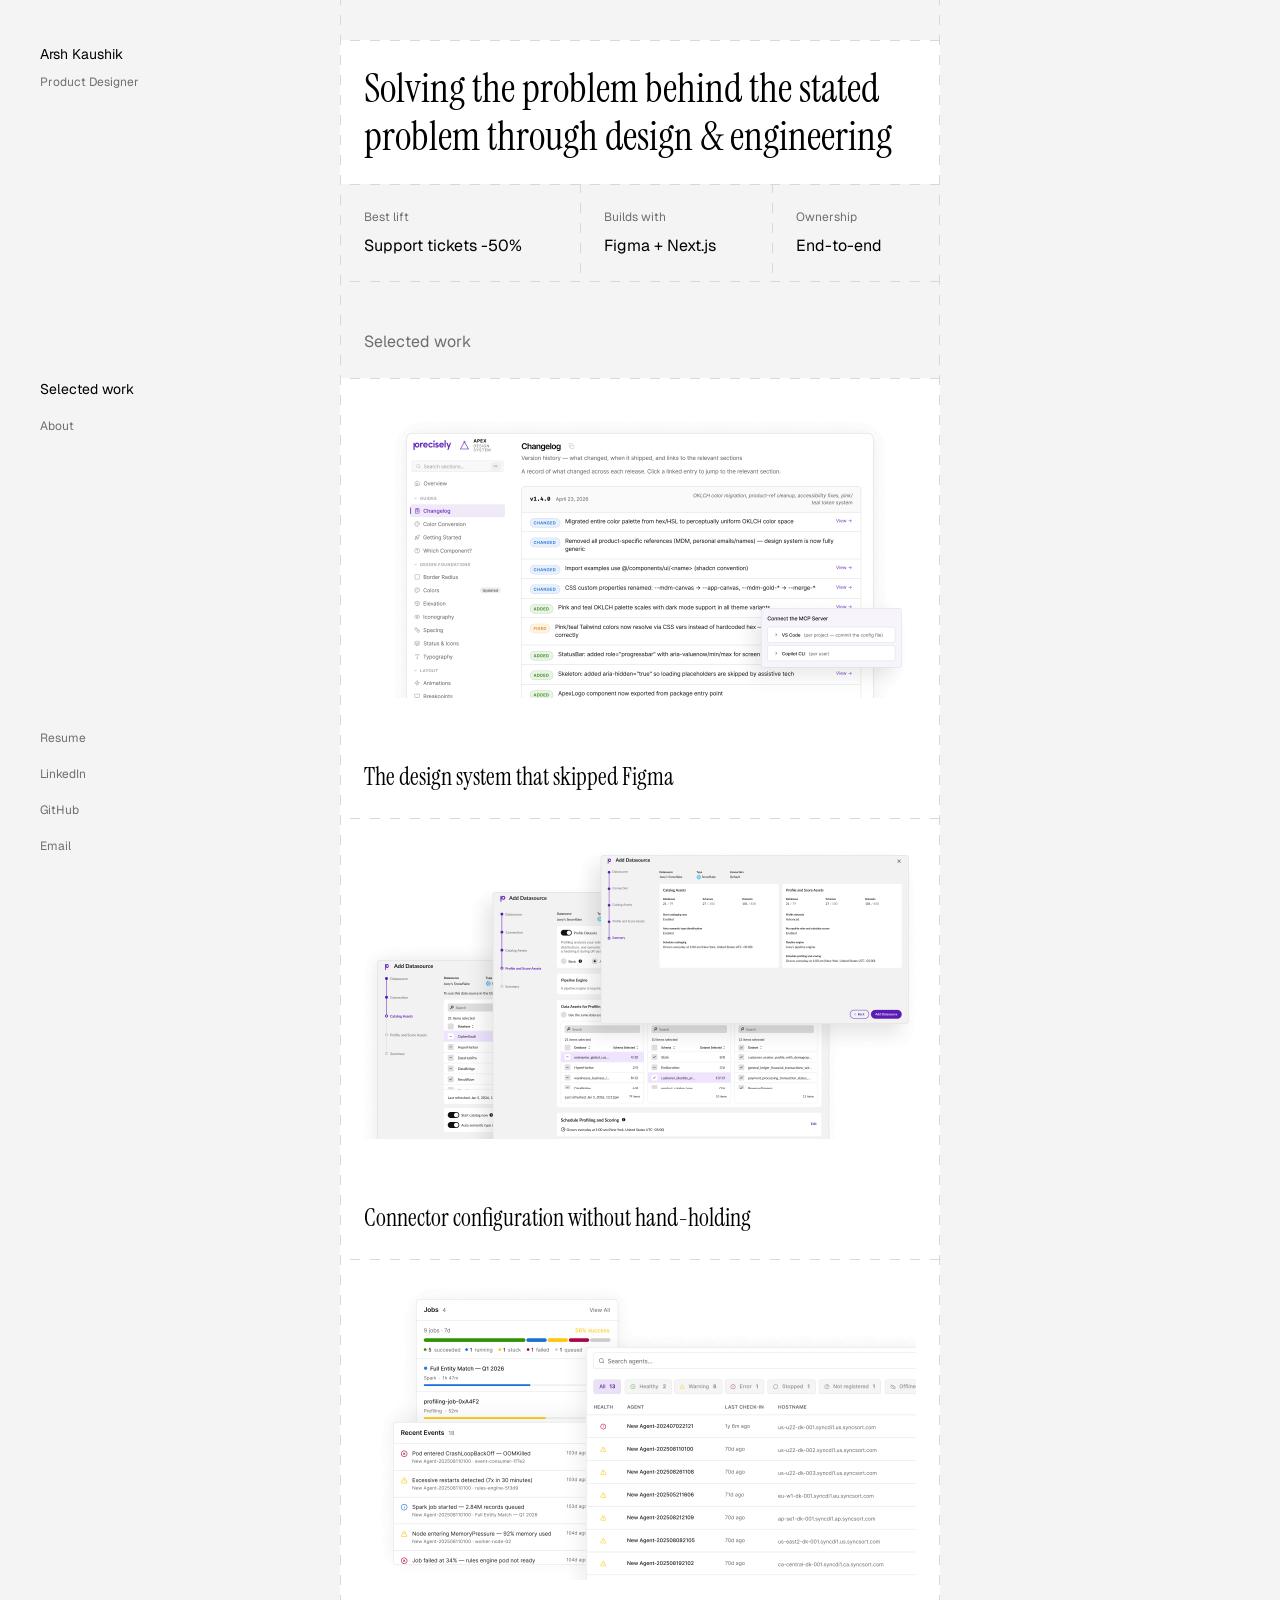
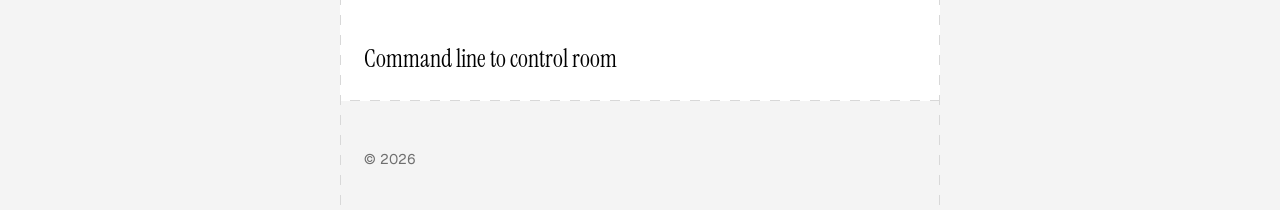
<file: index.html>
<!DOCTYPE html>
<html lang="en">

<head>
	<meta charset="UTF-8" />
	<meta name="viewport" content="width=device-width, initial-scale=1.0" />
	<title>Arsh Kaushik | Product Designer</title>
	<link rel="preconnect" href="https://fonts.googleapis.com" />
	<link rel="preconnect" href="https://fonts.gstatic.com" crossorigin />
	<link href="https://fonts.googleapis.com/css2?family=Geist:wght@400;500&family=Instrument+Serif&display=swap"
		rel="stylesheet" />
	<link rel="stylesheet" href="style.css" />
</head>

<body>
	<div class="layout">
		<!-- Sidebar -->
		<aside class="sidebar" id="sidebar">
			<div class="sidebar-header">
				<div class="identity">
					<p class="identity-name">Arsh Kaushik</p>
					<p class="identity-role">Product Designer</p>
				</div>

				<button class="pill-toggle" id="pillToggle" aria-label="Toggle navigation links" aria-expanded="false">
					<svg width="20" height="20" viewBox="0 0 24 24" fill="none" stroke="currentColor" stroke-width="2">
						<path d="M6 9l6 6 6-6" stroke-linecap="round" stroke-linejoin="round" />
					</svg>
				</button>
			</div>

			<div class="nav-panel" id="navPanel">
				<div class="nav-groups">
					<nav class="nav-links">
						<a href="index.html" class="current">Selected work</a>
						<a href="about.html">About</a>
					</nav>
					<nav class="nav-links" id="navLinks">
						<a href="https://drive.google.com/file/d/1xNfit0vVxvwP9IuHDVszUhwiyMJdn8wb/view?usp=sharing"
							target="_blank" rel="noopener">Resume</a>
						<a href="https://www.linkedin.com/in/arshkaushik21/" target="_blank" rel="noopener">LinkedIn</a>
						<a href="https://github.com/ArshKaushik" target="_blank" rel="noopener">GitHub</a>
						<a href="mailto:arshkaushik21@gmail.com" target="_blank" rel="noopener">Email</a>
					</nav>
				</div>
			</div>
		</aside>

		<main class="content">
			<!-- Hero -->
			<section class="hero">
				<div class="hero-heading-box">
					<h1 class="hero-tagline">Solving the problem behind the stated problem through design & engineering
					</h1>
				</div>

				<div class="hero-stats-box">
					<div class="stat">
						<p class="stat-label">Best lift</p>
						<p class="stat-value">Support tickets -50%</p>
					</div>
					<div class="stat">
						<p class="stat-label">Builds with</p>
						<p class="stat-value">Figma + Next.js</p>
					</div>
					<div class="stat">
						<p class="stat-label">Ownership</p>
						<p class="stat-value">End-to-end</p>
					</div>
				</div>
			</section>

			<!-- Case studies -->
			<section class="case-studies">
				<div class="case-studies-header">
					<h2>Selected work</h2>
				</div>
				<div class="case-study-grid" id="caseStudyGrid">
					<a class="case-study-card first" href="caseStudies/design-system.html">
						<div class="card-image-well">
							<img src="images/thumbnails/designSystem.webp" alt="The design system that skipped Figma" />
						</div>
						<div class="card-text">
							<h3 class="card-title">The design system that skipped Figma</h3>
							<p class="card-subtitle">A code-first design system built with agentic AI — no handoffs,
								governed by a custom MCP that keeps every team in sync. Design-to-ship time dropped 30%.
							</p>
						</div>
					</a>
					<a class="case-study-card" href="caseStudies/connector-config.html">
						<div class="card-image-well">
							<img src="images/thumbnails/connectorConfig.webp"
								alt="Connector configuration without hand-holding" />
						</div>
						<div class="card-text">
							<h3 class="card-title">Connector configuration without hand-holding</h3>
							<p class="card-subtitle">Research-led redesign of a five-step data-configuration flow —
								replacing jargon and dead ends with a path data stewards could follow alone. Support
								tickets fell 50%.</p>
						</div>
					</a>
					<a class="case-study-card" href="caseStudies/command-line.html">
						<div class="card-image-well">
							<img src="images/thumbnails/commandLine.webp" alt="Command line to control room" />
						</div>
						<div class="card-text">
							<h3 class="card-title">Command line to control room</h3>
							<p class="card-subtitle">Turned CLI-only agent management into one visual interface —
								upgrades, rollbacks, and health monitoring at a glance, with instant outage alerts.
								Human errors fell 80%.</p>
						</div>
					</a>
				</div>
			</section>

			<!-- Footer -->
			<footer class="footer">
				<p>&copy; 2026</p>
			</footer>
		</main>
	</div>

	<script src="script.js"></script>
</body>

</html>
</file>
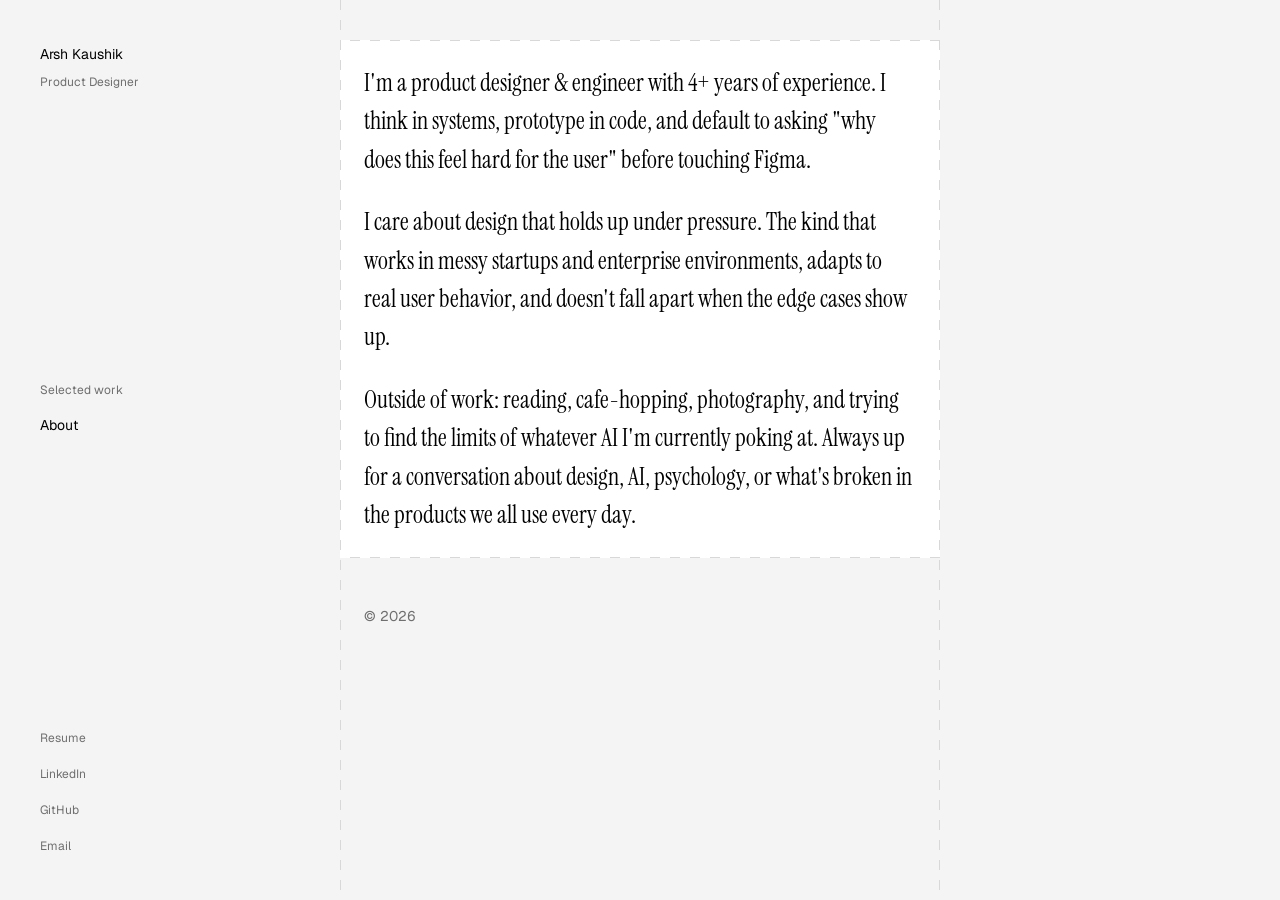
<file: about.html>
<!DOCTYPE html>
<html lang="en">

<head>
	<meta charset="UTF-8" />
	<meta name="viewport" content="width=device-width, initial-scale=1.0" />
	<title>About | Arsh Kaushik</title>
	<link rel="preconnect" href="https://fonts.googleapis.com" />
	<link rel="preconnect" href="https://fonts.gstatic.com" crossorigin />
	<link href="https://fonts.googleapis.com/css2?family=Geist:wght@400;500&family=Instrument+Serif&display=swap"
		rel="stylesheet" />
	<link rel="stylesheet" href="style.css" />
</head>

<body>
	<div class="layout">
		<!-- Sidebar -->
		<aside class="sidebar" id="sidebar">
			<div class="sidebar-header">
				<div class="identity">
					<p class="identity-name">Arsh Kaushik</p>
					<p class="identity-role">Product Designer</p>
				</div>

				<button class="pill-toggle" id="pillToggle" aria-label="Toggle navigation links" aria-expanded="false">
					<svg width="20" height="20" viewBox="0 0 24 24" fill="none" stroke="currentColor" stroke-width="2">
						<path d="M6 9l6 6 6-6" stroke-linecap="round" stroke-linejoin="round" />
					</svg>
				</button>
			</div>

			<div class="nav-panel" id="navPanel">
				<div class="nav-groups">
					<nav class="nav-links">
						<a href="index.html">Selected work</a>
						<a href="about.html" class="current">About</a>
					</nav>
					<nav class="nav-links" id="navLinks">
						<a href="https://drive.google.com/file/d/1xNfit0vVxvwP9IuHDVszUhwiyMJdn8wb/view?usp=sharing"
							target="_blank" rel="noopener">Resume</a>
						<a href="https://www.linkedin.com/in/arshkaushik21/" target="_blank" rel="noopener">LinkedIn</a>
						<a href="https://github.com/ArshKaushik" target="_blank" rel="noopener">GitHub</a>
						<a href="mailto:arshkaushik21@gmail.com" target="_blank" rel="noopener">Email</a>
					</nav>
				</div>
			</div>
		</aside>

		<main class="content">
			<!-- About -->
			<div class="about-card">
				<p class="about-text">I'm a product designer &amp; engineer with 4+ years of experience. I think in
					systems, prototype in code, and default to asking "why does this feel hard for the user" before
					touching Figma.</p>
				<p class="about-text">I care about design that holds up under pressure. The kind that works in messy
					startups and enterprise environments, adapts to real user behavior, and doesn't fall apart when the
					edge cases show up.</p>
				<p class="about-text">Outside of work: reading, cafe-hopping, photography, and trying to find the limits
					of whatever AI I'm currently poking at. Always up for a conversation about design, AI, psychology, or
					what's broken in the products we all use every day.</p>
			</div>

			<!-- Footer -->
			<footer class="footer">
				<p>&copy; 2026</p>
			</footer>
		</main>
	</div>

	<script src="script.js"></script>
</body>

</html>
</file>
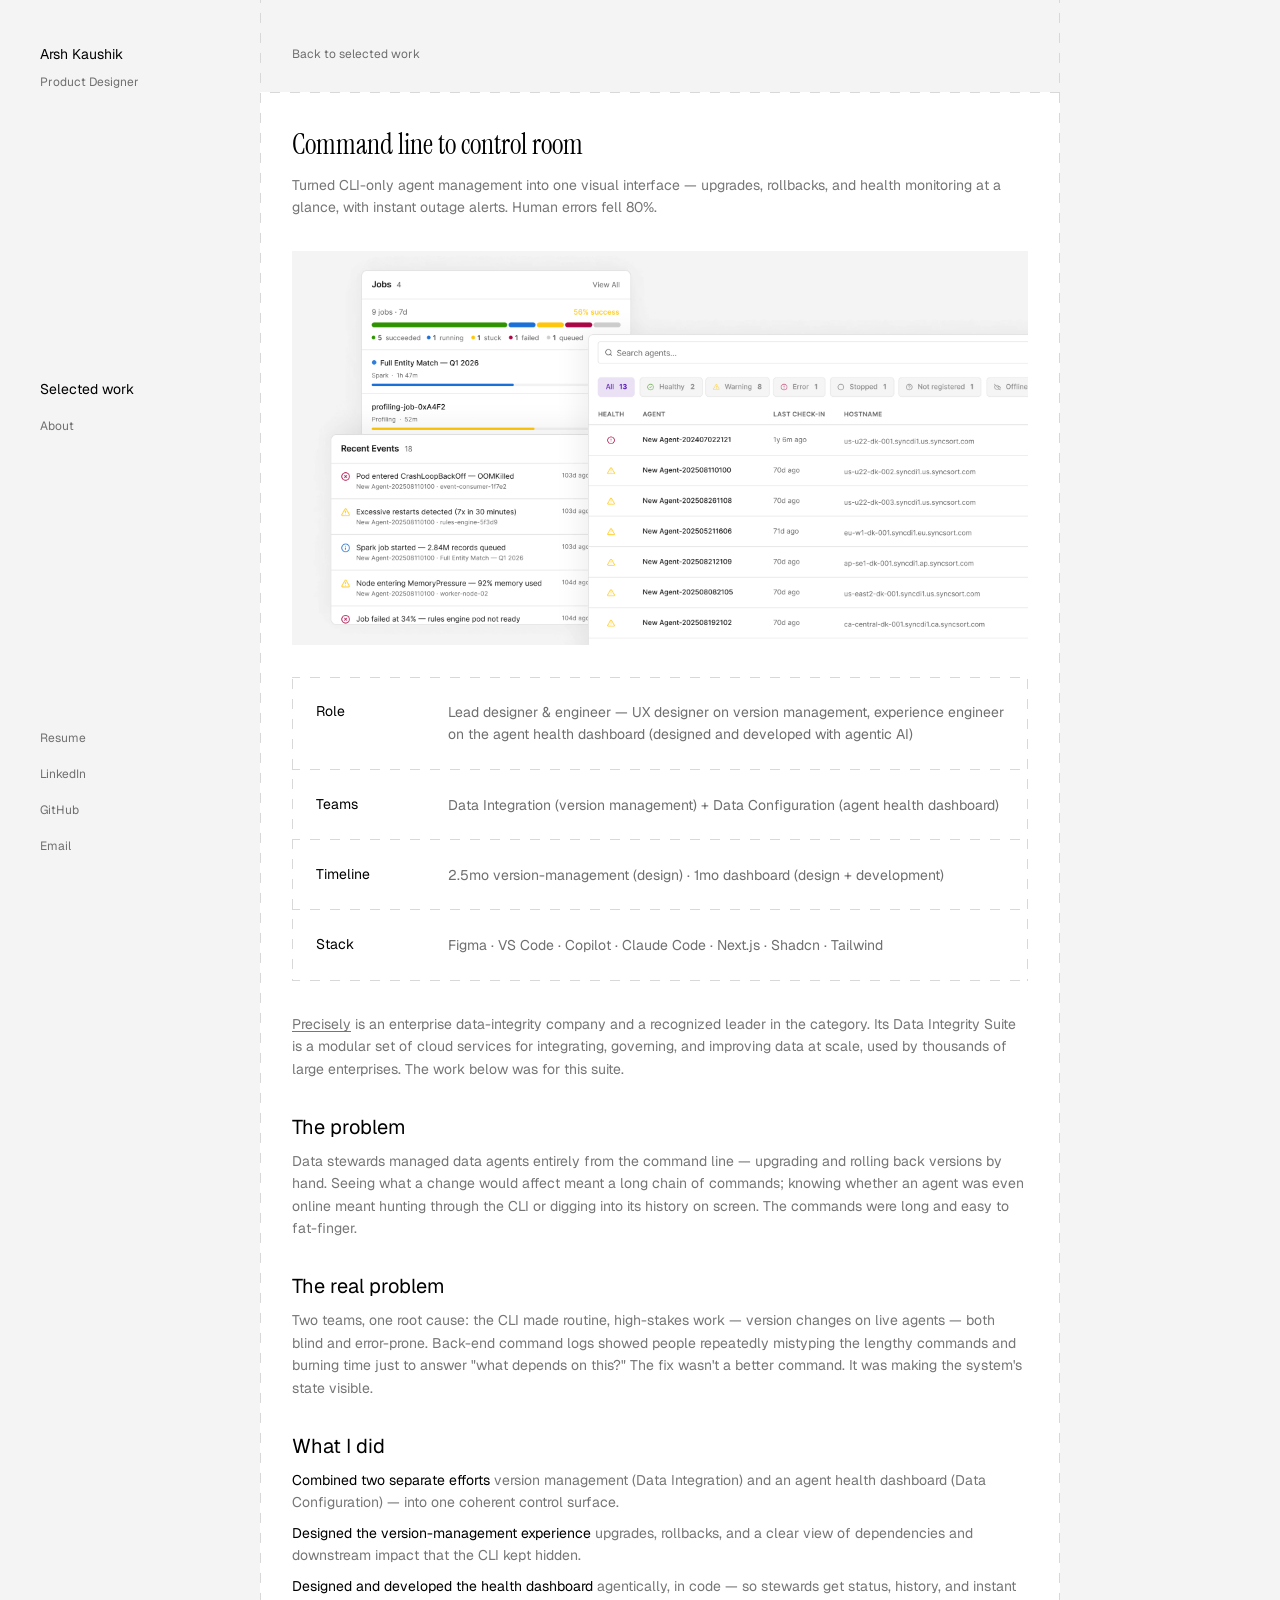
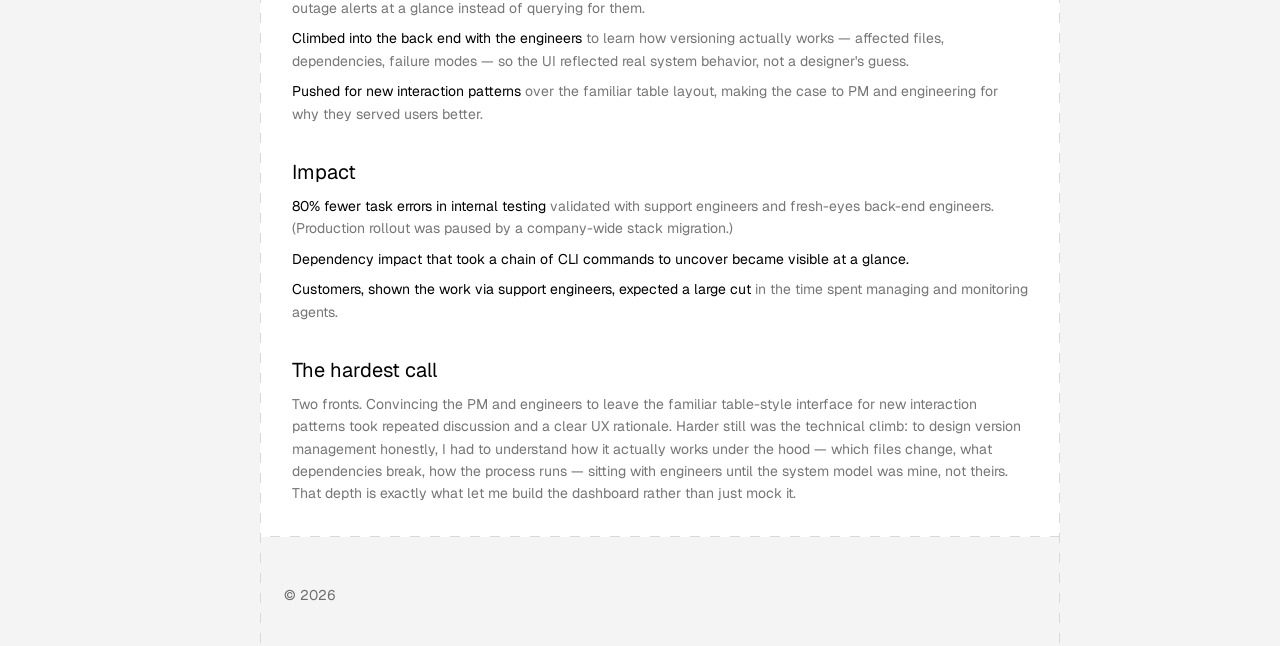
<file: caseStudies/command-line.html>
<!DOCTYPE html>
<html lang="en">

<head>
	<meta charset="UTF-8" />
	<meta name="viewport" content="width=device-width, initial-scale=1.0" />
	<title>Command line to control room | Arsh Kaushik</title>
	<link rel="preconnect" href="https://fonts.googleapis.com" />
	<link rel="preconnect" href="https://fonts.gstatic.com" crossorigin />
	<link href="https://fonts.googleapis.com/css2?family=Geist:wght@400;500&family=Instrument+Serif&display=swap"
		rel="stylesheet" />
	<link rel="stylesheet" href="../style.css" />
	<link rel="stylesheet" href="caseStudies.css" />
</head>

<body>
	<div class="layout">
		<!-- Sidebar -->
		<aside class="sidebar" id="sidebar">
			<div class="sidebar-header">
				<div class="identity">
					<p class="identity-name">Arsh Kaushik</p>
					<p class="identity-role">Product Designer</p>
				</div>

				<button class="pill-toggle" id="pillToggle" aria-label="Toggle navigation links" aria-expanded="false">
					<svg width="20" height="20" viewBox="0 0 24 24" fill="none" stroke="currentColor" stroke-width="2">
						<path d="M6 9l6 6 6-6" stroke-linecap="round" stroke-linejoin="round" />
					</svg>
				</button>
			</div>

			<div class="nav-panel" id="navPanel">
				<div class="nav-groups">
					<nav class="nav-links">
						<a href="../index.html" class="current">Selected work</a>
						<a href="../about.html">About</a>
					</nav>
					<nav class="nav-links" id="navLinks">
						<a href="https://drive.google.com/file/d/1xNfit0vVxvwP9IuHDVszUhwiyMJdn8wb/view?usp=sharing"
							target="_blank" rel="noopener">Resume</a>
						<a href="https://www.linkedin.com/in/arshkaushik21/" target="_blank" rel="noopener">LinkedIn</a>
						<a href="https://github.com/ArshKaushik" target="_blank" rel="noopener">GitHub</a>
						<a href="mailto:arshkaushik21@gmail.com" target="_blank" rel="noopener">Email</a>
					</nav>
				</div>
			</div>
		</aside>

		<main class="content case-study-page">
			<!-- Case study -->
			<a class="back-link" href="../index.html">Back to selected work</a>

			<article class="detail-card">
				<div class="detail-header">
					<h1 class="detail-title">Command line to control room</h1>
					<p class="detail-subtitle">Turned CLI-only agent management into one visual interface — upgrades,
						rollbacks, and health monitoring at a glance, with instant outage alerts. Human errors fell
						80%.</p>
				</div>

				<div class="detail-image-well">
					<img src="../images/thumbnails/commandLine.webp" alt="Command line to control room" />
				</div>

				<dl class="detail-meta">
					<div class="detail-meta-row divider">
						<dt>Role</dt>
						<dd>Lead designer &amp; engineer — UX designer on version management, experience engineer on
							the agent health dashboard (designed and developed with agentic AI)</dd>
					</div>
					<div class="detail-meta-row divider">
						<dt>Teams</dt>
						<dd>Data Integration (version management) + Data Configuration (agent health dashboard)</dd>
					</div>
					<div class="detail-meta-row divider">
						<dt>Timeline</dt>
						<dd>2.5mo version-management (design) · 1mo dashboard (design + development)</dd>
					</div>
					<div class="detail-meta-row">
						<dt>Stack</dt>
						<dd>Figma · VS Code · Copilot · Claude Code · Next.js · Shadcn · Tailwind</dd>
					</div>
				</dl>

				<p class="detail-context"><a href="https://www.precisely.com" target="_blank"
						rel="noopener">Precisely</a>
					is an enterprise data-integrity company and a recognized leader in the category. Its Data Integrity
					Suite is a modular set of cloud services for integrating, governing, and improving data at scale,
					used
					by thousands of large enterprises. The work below was for this suite.</p>

				<section class="detail-section">
					<h2>The problem</h2>
					<p>Data stewards managed data agents entirely from the command line — upgrading and rolling back
						versions by hand. Seeing what a change would affect meant a long chain of commands; knowing
						whether an agent was even online meant hunting through the CLI or digging into its history on
						screen. The commands were long and easy to fat-finger.</p>
				</section>

				<section class="detail-section">
					<h2>The real problem</h2>
					<p>Two teams, one root cause: the CLI made routine, high-stakes work — version changes on live
						agents — both blind and error-prone. Back-end command logs showed people repeatedly mistyping
						the lengthy commands and burning time just to answer "what depends on this?" The fix wasn't a
						better command. It was making the system's state visible.</p>
				</section>

				<section class="detail-section">
					<h2>What I did</h2>
					<div class="point-list">
						<p><span class="lead">Combined two separate efforts</span> version management (Data
							Integration) and an agent health dashboard (Data Configuration) — into one coherent control
							surface.</p>
						<p><span class="lead">Designed the version-management experience</span> upgrades, rollbacks,
							and a clear view of dependencies and downstream impact that the CLI kept hidden.</p>
						<p><span class="lead">Designed and developed the health dashboard</span> agentically, in code
							— so stewards get status, history, and instant outage alerts at a glance instead of
							querying for them.</p>
						<p><span class="lead">Climbed into the back end with the engineers</span> to learn how
							versioning actually works — affected files, dependencies, failure modes — so the UI
							reflected real system behavior, not a designer's guess.</p>
						<p><span class="lead">Pushed for new interaction patterns</span> over the familiar table
							layout, making the case to PM and engineering for why they served users better.</p>
					</div>
				</section>

				<section class="detail-section">
					<h2>Impact</h2>
					<div class="point-list">
						<p><span class="lead">80% fewer task errors in internal testing</span> validated with support
							engineers and fresh-eyes back-end engineers. (Production rollout was paused by a
							company-wide stack migration.)</p>
						<p><span class="lead">Dependency impact that took a chain of CLI commands to uncover became
								visible at a glance.</span></p>
						<p><span class="lead">Customers, shown the work via support engineers, expected a large
								cut</span> in the time spent managing and monitoring agents.</p>
					</div>
				</section>

				<section class="detail-section">
					<h2>The hardest call</h2>
					<p>Two fronts. Convincing the PM and engineers to leave the familiar table-style interface for new
						interaction patterns took repeated discussion and a clear UX rationale. Harder still was the
						technical climb: to design version management honestly, I had to understand how it actually
						works under the hood — which files change, what dependencies break, how the process runs —
						sitting with engineers until the system model was mine, not theirs. That depth is exactly what
						let me build the dashboard rather than just mock it.</p>
				</section>
			</article>

			<!-- Footer -->
			<footer class="footer">
				<p>&copy; 2026</p>
			</footer>
		</main>
	</div>

	<script src="../script.js"></script>
</body>

</html>
</file>
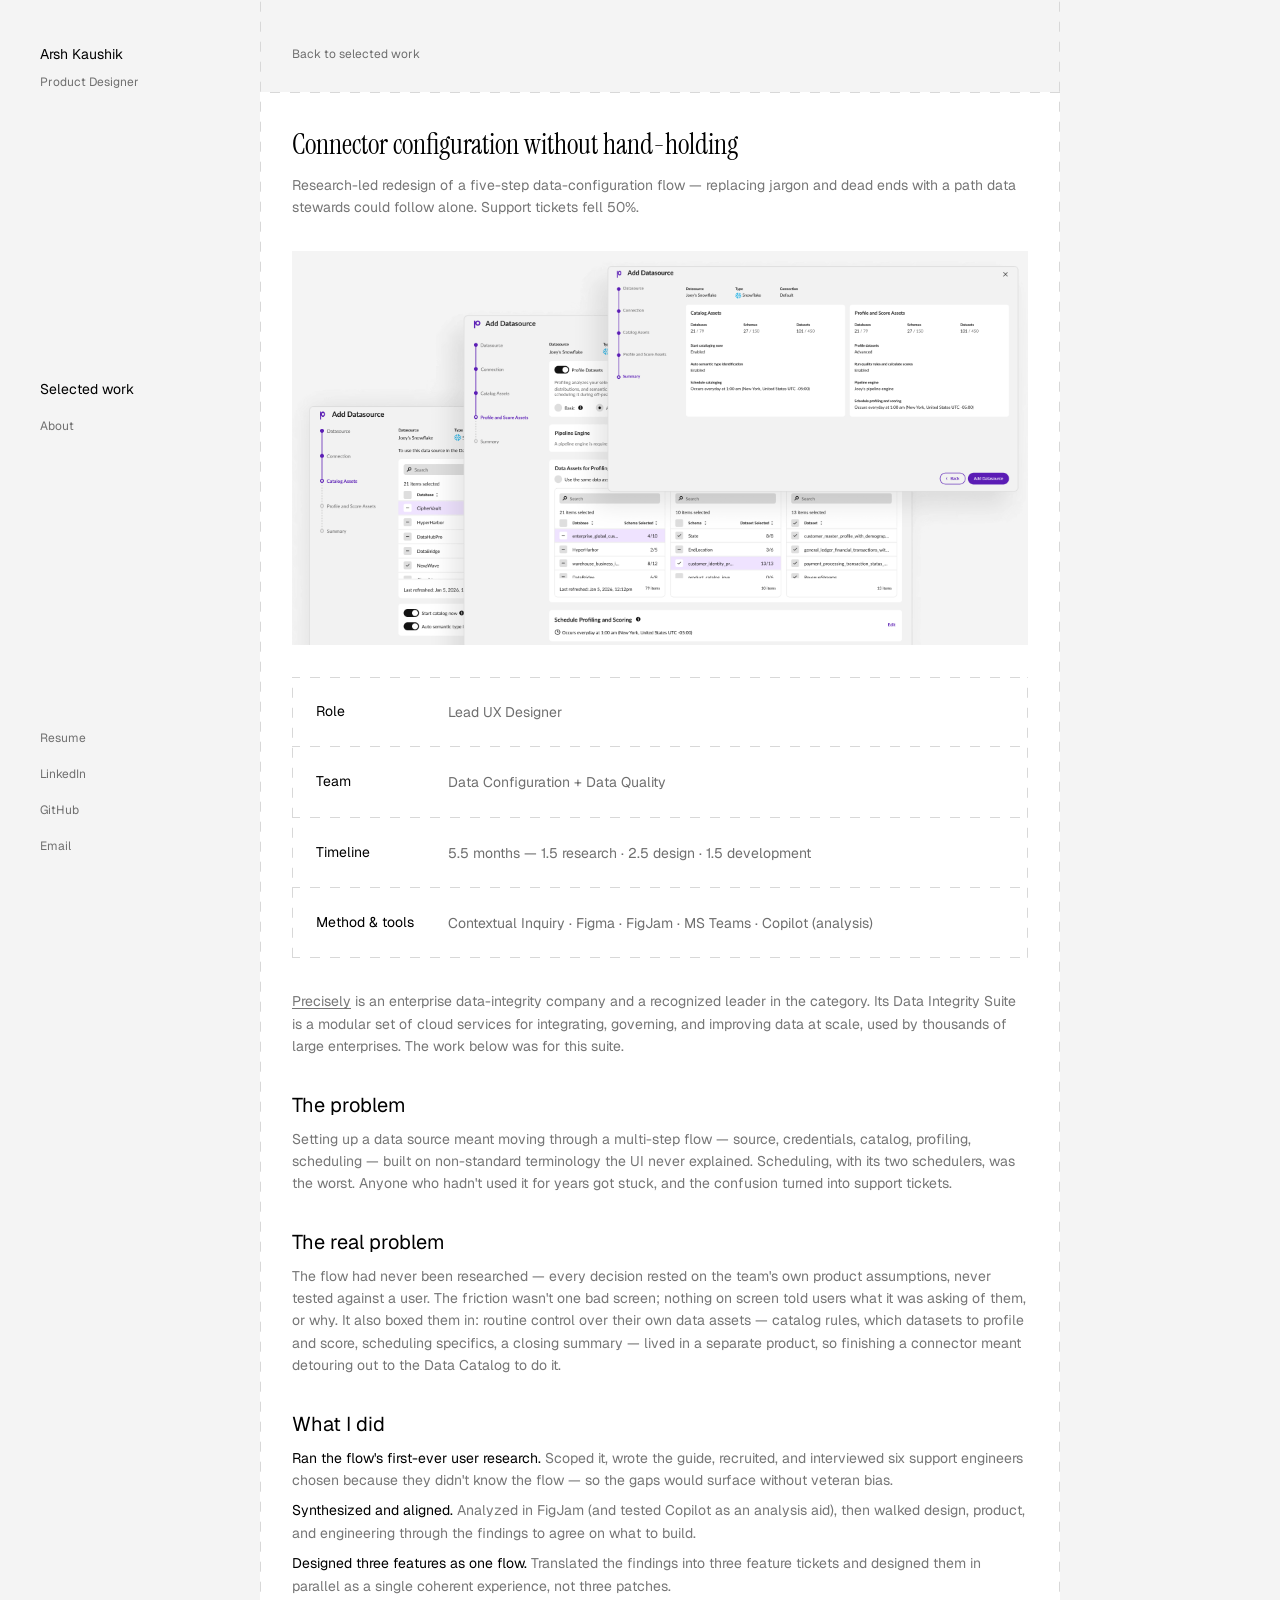
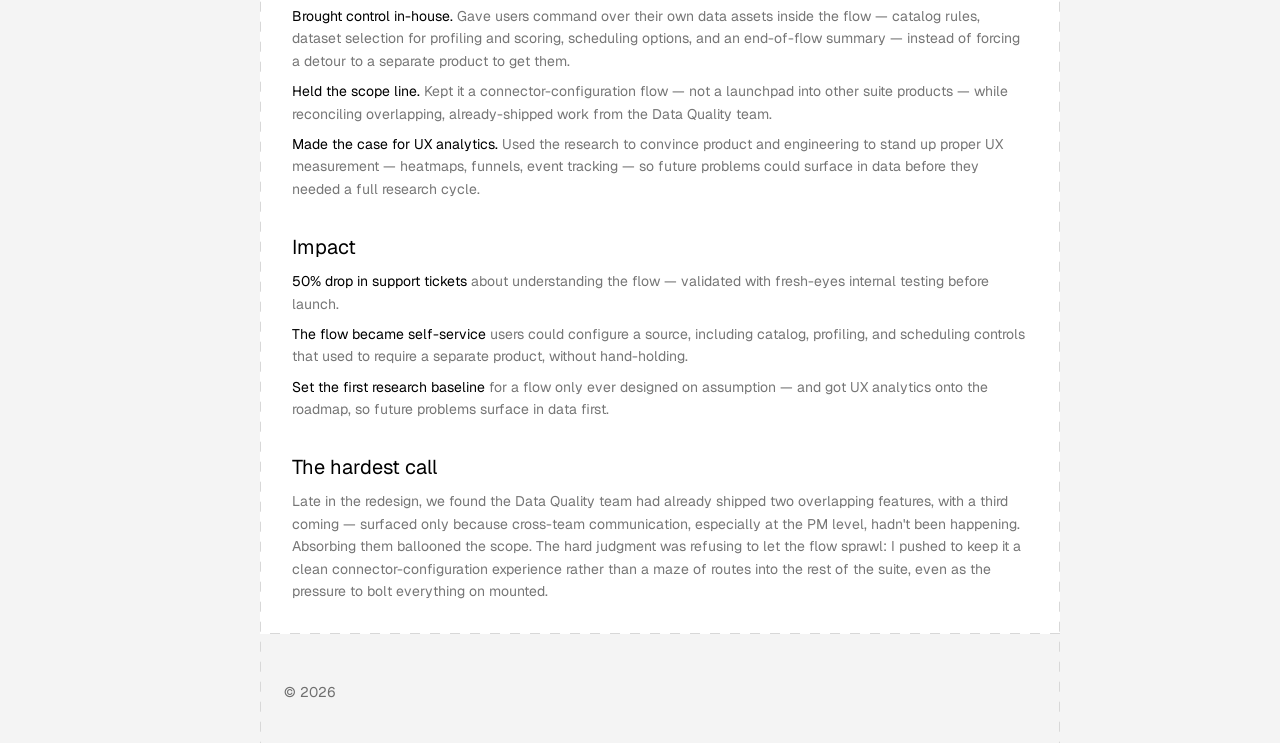
<file: caseStudies/connector-config.html>
<!DOCTYPE html>
<html lang="en">

<head>
	<meta charset="UTF-8" />
	<meta name="viewport" content="width=device-width, initial-scale=1.0" />
	<title>Connector configuration without hand-holding | Arsh Kaushik</title>
	<link rel="preconnect" href="https://fonts.googleapis.com" />
	<link rel="preconnect" href="https://fonts.gstatic.com" crossorigin />
	<link href="https://fonts.googleapis.com/css2?family=Geist:wght@400;500&family=Instrument+Serif&display=swap"
		rel="stylesheet" />
	<link rel="stylesheet" href="../style.css" />
	<link rel="stylesheet" href="caseStudies.css" />
</head>

<body>
	<div class="layout">
		<!-- Sidebar -->
		<aside class="sidebar" id="sidebar">
			<div class="sidebar-header">
				<div class="identity">
					<p class="identity-name">Arsh Kaushik</p>
					<p class="identity-role">Product Designer</p>
				</div>

				<button class="pill-toggle" id="pillToggle" aria-label="Toggle navigation links" aria-expanded="false">
					<svg width="20" height="20" viewBox="0 0 24 24" fill="none" stroke="currentColor" stroke-width="2">
						<path d="M6 9l6 6 6-6" stroke-linecap="round" stroke-linejoin="round" />
					</svg>
				</button>
			</div>

			<div class="nav-panel" id="navPanel">
				<div class="nav-groups">
					<nav class="nav-links">
						<a href="../index.html" class="current">Selected work</a>
						<a href="../about.html">About</a>
					</nav>
					<nav class="nav-links" id="navLinks">
						<a href="https://drive.google.com/file/d/1xNfit0vVxvwP9IuHDVszUhwiyMJdn8wb/view?usp=sharing"
							target="_blank" rel="noopener">Resume</a>
						<a href="https://www.linkedin.com/in/arshkaushik21/" target="_blank" rel="noopener">LinkedIn</a>
						<a href="https://github.com/ArshKaushik" target="_blank" rel="noopener">GitHub</a>
						<a href="mailto:arshkaushik21@gmail.com" target="_blank" rel="noopener">Email</a>
					</nav>
				</div>
			</div>
		</aside>

		<main class="content case-study-page">
			<!-- Case study -->
			<a class="back-link" href="../index.html">Back to selected work</a>

			<article class="detail-card">
				<div class="detail-header">
					<h1 class="detail-title">Connector configuration without hand-holding</h1>
					<p class="detail-subtitle">Research-led redesign of a five-step data-configuration flow — replacing
						jargon and dead ends with a path data stewards could follow alone. Support tickets fell 50%.</p>
				</div>

				<div class="detail-image-well">
					<img src="../images/thumbnails/connectorConfig.webp" alt="Connector configuration without hand-holding" />
				</div>

				<dl class="detail-meta">
					<div class="detail-meta-row divider">
						<dt>Role</dt>
						<dd>Lead UX Designer</dd>
					</div>
					<div class="detail-meta-row divider">
						<dt>Team</dt>
						<dd>Data Configuration + Data Quality</dd>
					</div>
					<div class="detail-meta-row divider">
						<dt>Timeline</dt>
						<dd>5.5 months — 1.5 research · 2.5 design · 1.5 development</dd>
					</div>
					<div class="detail-meta-row">
						<dt>Method &amp; tools</dt>
						<dd>Contextual Inquiry · Figma · FigJam · MS Teams · Copilot (analysis)</dd>
					</div>
				</dl>

				<p class="detail-context"><a href="https://www.precisely.com" target="_blank" rel="noopener">Precisely</a>
					is an enterprise data-integrity company and a recognized leader in the category. Its Data Integrity
					Suite is a modular set of cloud services for integrating, governing, and improving data at scale, used
					by thousands of large enterprises. The work below was for this suite.</p>

				<section class="detail-section">
					<h2>The problem</h2>
					<p>Setting up a data source meant moving through a multi-step flow — source, credentials, catalog,
						profiling, scheduling — built on non-standard terminology the UI never explained. Scheduling,
						with its two schedulers, was the worst. Anyone who hadn't used it for years got stuck, and the
						confusion turned into support tickets.</p>
				</section>

				<section class="detail-section">
					<h2>The real problem</h2>
					<p>The flow had never been researched — every decision rested on the team's own product
						assumptions, never tested against a user. The friction wasn't one bad screen; nothing on screen
						told users what it was asking of them, or why. It also boxed them in: routine control over
						their own data assets — catalog rules, which datasets to profile and score, scheduling
						specifics, a closing summary — lived in a separate product, so finishing a connector meant
						detouring out to the Data Catalog to do it.</p>
				</section>

				<section class="detail-section">
					<h2>What I did</h2>
					<div class="point-list">
						<p><span class="lead">Ran the flow's first-ever user research.</span> Scoped it, wrote the
							guide, recruited, and interviewed six support engineers chosen because they didn't know the
							flow — so the gaps would surface without veteran bias.</p>
						<p><span class="lead">Synthesized and aligned.</span> Analyzed in FigJam (and tested Copilot as
							an analysis aid), then walked design, product, and engineering through the findings to
							agree on what to build.</p>
						<p><span class="lead">Designed three features as one flow.</span> Translated the findings into
							three feature tickets and designed them in parallel as a single coherent experience, not
							three patches.</p>
						<p><span class="lead">Brought control in-house.</span> Gave users command over their own data
							assets inside the flow — catalog rules, dataset selection for profiling and scoring,
							scheduling options, and an end-of-flow summary — instead of forcing a detour to a separate
							product to get them.</p>
						<p><span class="lead">Held the scope line.</span> Kept it a connector-configuration flow — not
							a launchpad into other suite products — while reconciling overlapping, already-shipped work
							from the Data Quality team.</p>
						<p><span class="lead">Made the case for UX analytics.</span> Used the research to convince
							product and engineering to stand up proper UX measurement — heatmaps, funnels, event
							tracking — so future problems could surface in data before they needed a full research
							cycle.</p>
					</div>
				</section>

				<section class="detail-section">
					<h2>Impact</h2>
					<div class="point-list">
						<p><span class="lead">50% drop in support tickets</span> about understanding the flow —
							validated with fresh-eyes internal testing before launch.</p>
						<p><span class="lead">The flow became self-service</span> users could configure a source,
							including catalog, profiling, and scheduling controls that used to require a separate
							product, without hand-holding.</p>
						<p><span class="lead">Set the first research baseline</span> for a flow only ever designed on
							assumption — and got UX analytics onto the roadmap, so future problems surface in data
							first.</p>
					</div>
				</section>

				<section class="detail-section">
					<h2>The hardest call</h2>
					<p>Late in the redesign, we found the Data Quality team had already shipped two overlapping
						features, with a third coming — surfaced only because cross-team communication, especially at
						the PM level, hadn't been happening. Absorbing them ballooned the scope. The hard judgment was
						refusing to let the flow sprawl: I pushed to keep it a clean connector-configuration experience
						rather than a maze of routes into the rest of the suite, even as the pressure to bolt everything
						on mounted.</p>
				</section>
			</article>

			<!-- Footer -->
			<footer class="footer">
				<p>&copy; 2026</p>
			</footer>
		</main>
	</div>

	<script src="../script.js"></script>
</body>

</html>
</file>
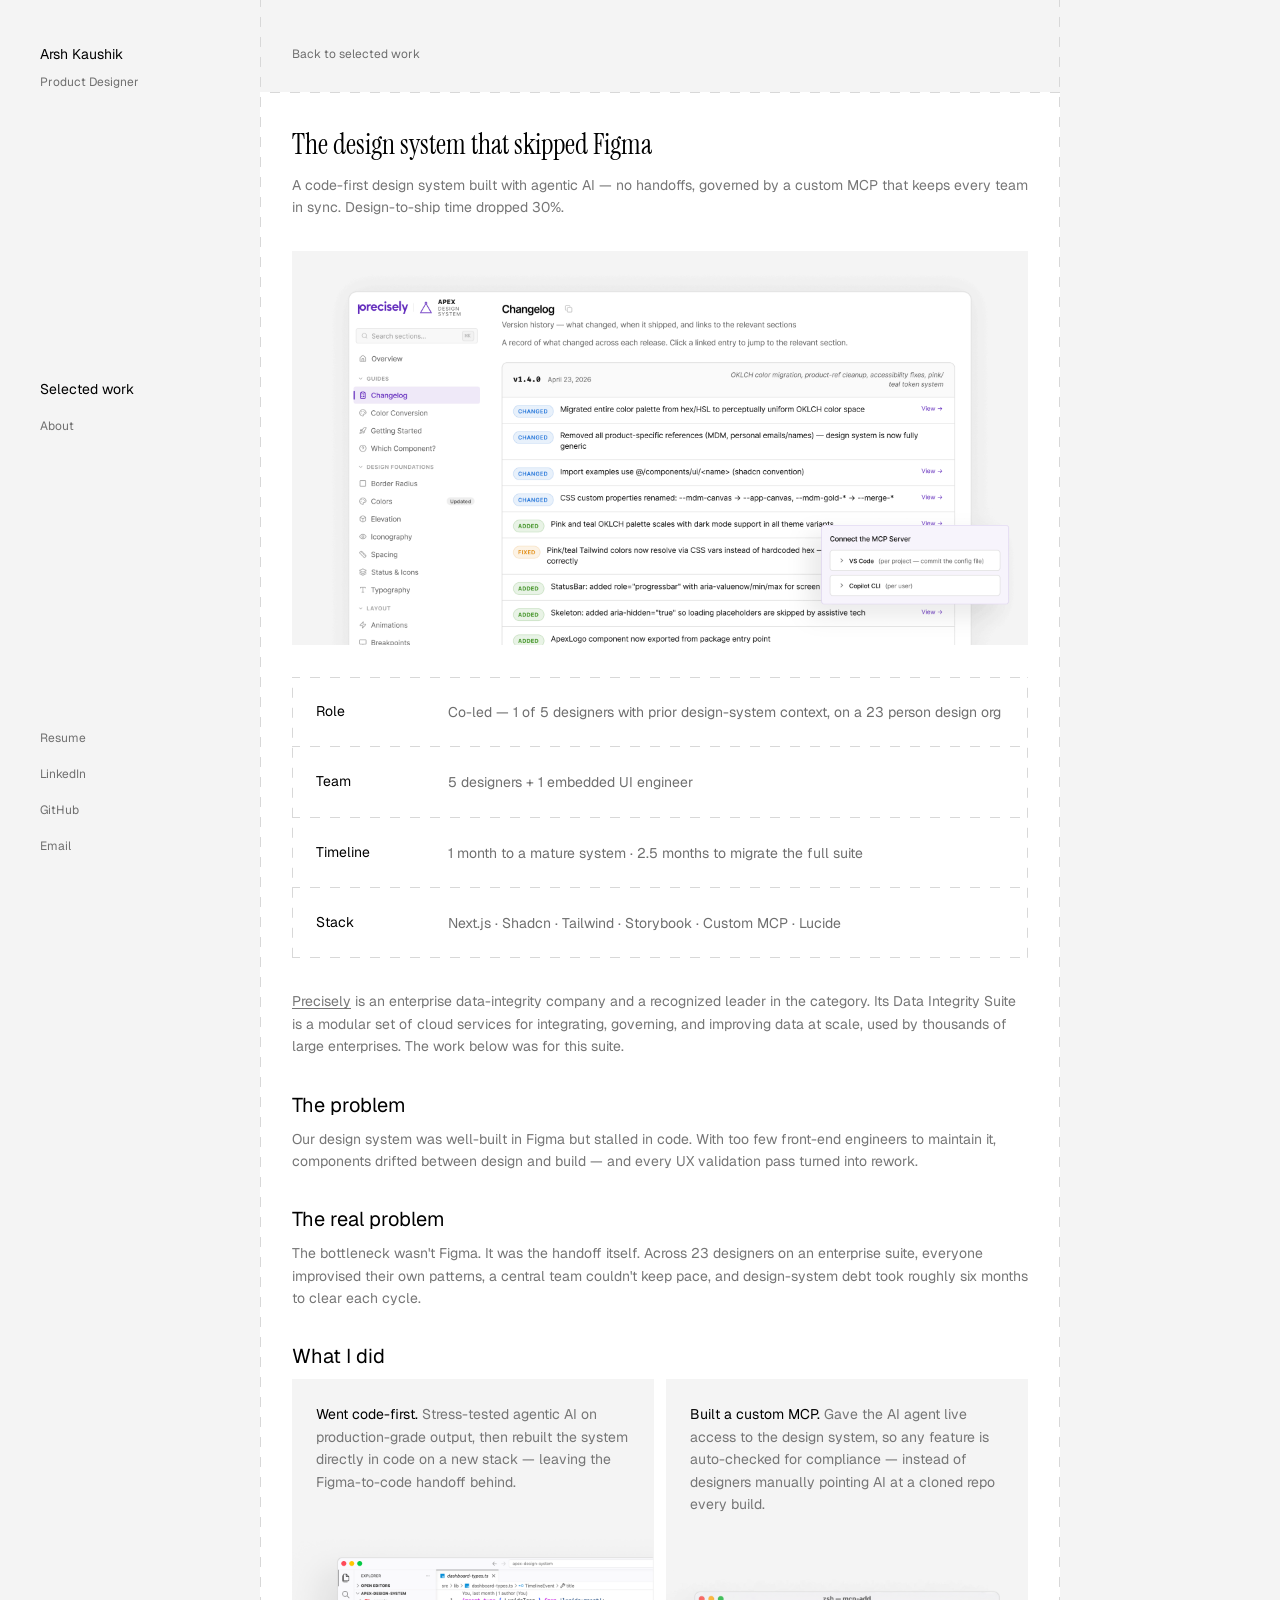
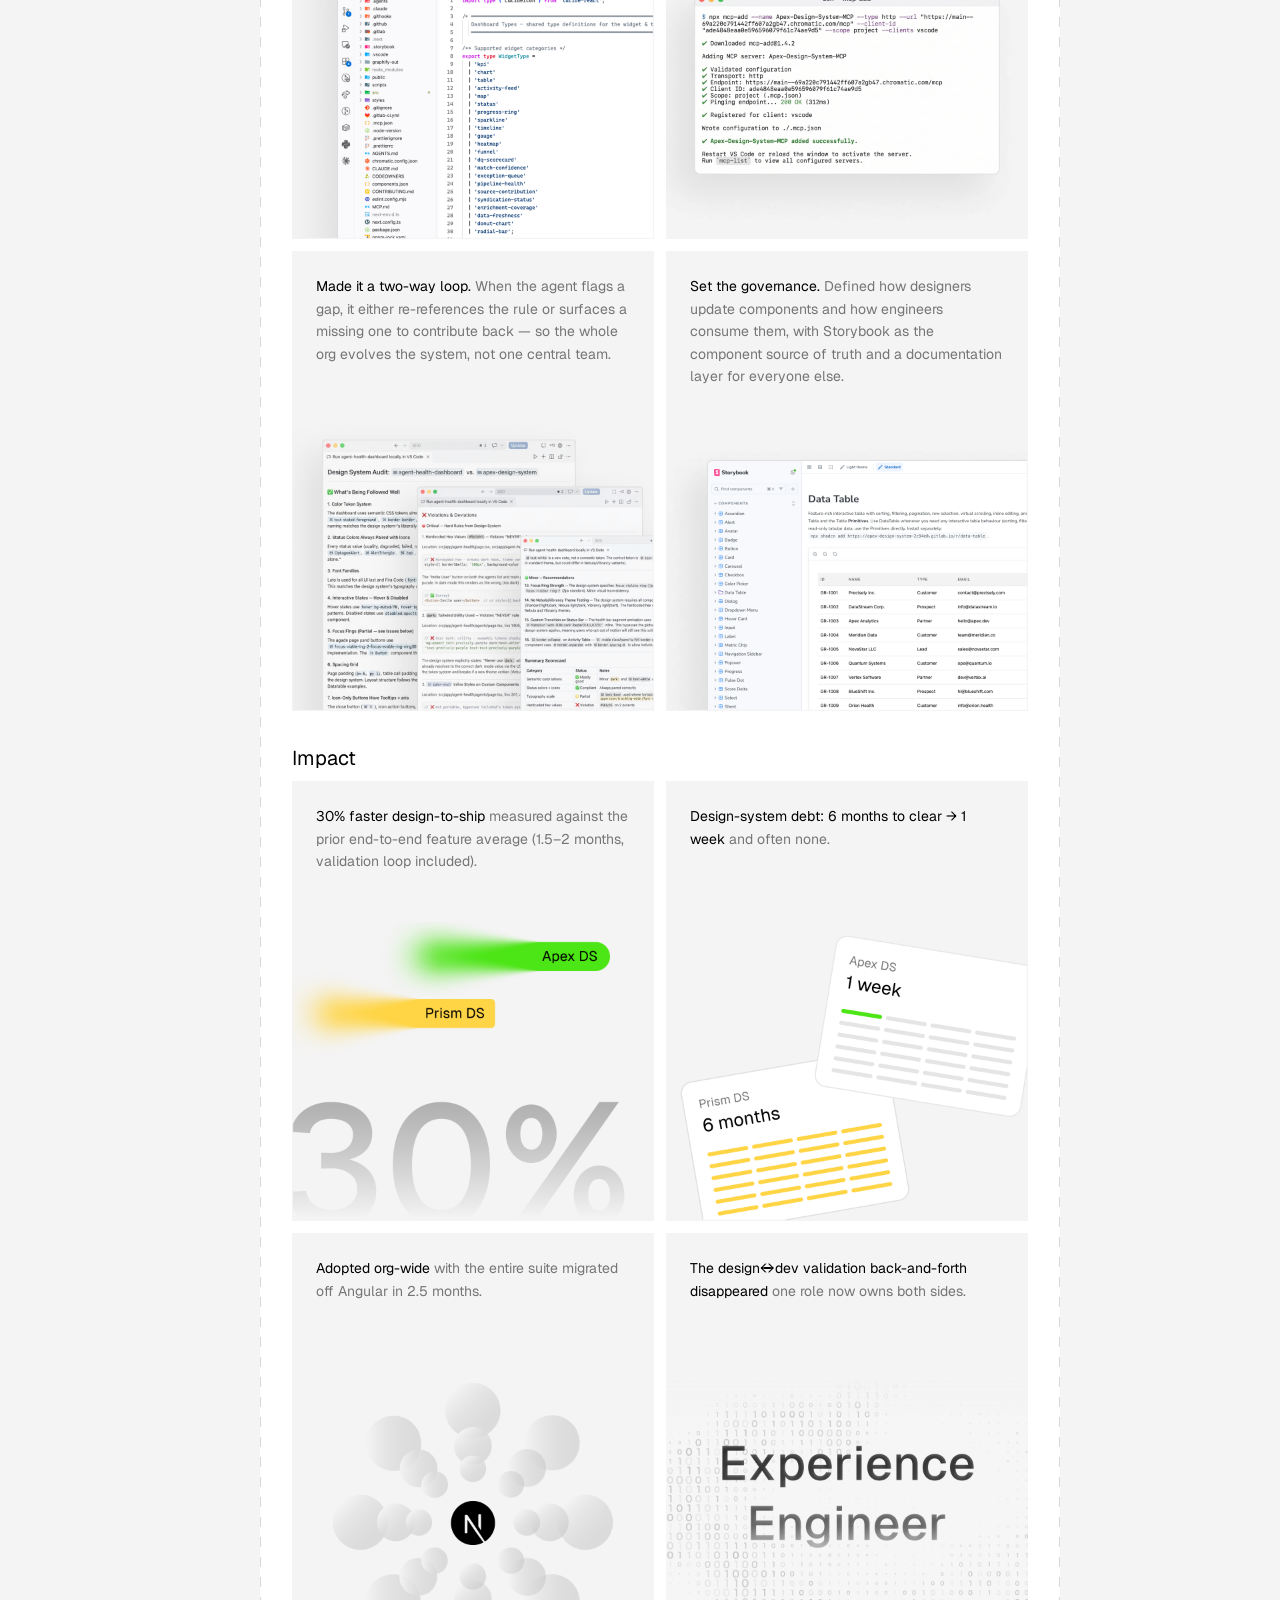
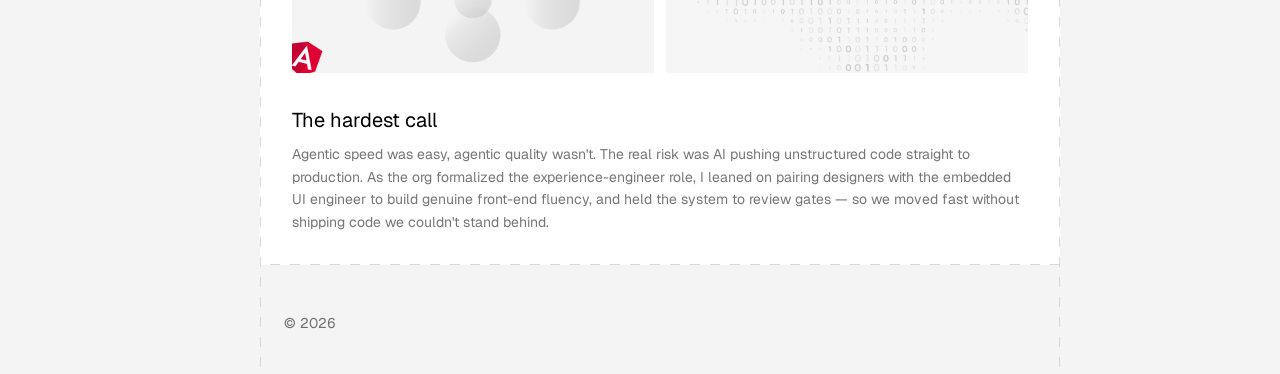
<file: caseStudies/design-system.html>
<!DOCTYPE html>
<html lang="en">

<head>
	<meta charset="UTF-8" />
	<meta name="viewport" content="width=device-width, initial-scale=1.0" />
	<title>The design system that skipped Figma | Arsh Kaushik</title>
	<link rel="preconnect" href="https://fonts.googleapis.com" />
	<link rel="preconnect" href="https://fonts.gstatic.com" crossorigin />
	<link href="https://fonts.googleapis.com/css2?family=Geist:wght@400;500&family=Instrument+Serif&display=swap"
		rel="stylesheet" />
	<link rel="stylesheet" href="../style.css" />
	<link rel="stylesheet" href="caseStudies.css" />
</head>

<body>
	<div class="layout">
		<!-- Sidebar -->
		<aside class="sidebar" id="sidebar">
			<div class="sidebar-header">
				<div class="identity">
					<p class="identity-name">Arsh Kaushik</p>
					<p class="identity-role">Product Designer</p>
				</div>

				<button class="pill-toggle" id="pillToggle" aria-label="Toggle navigation links" aria-expanded="false">
					<svg width="20" height="20" viewBox="0 0 24 24" fill="none" stroke="currentColor" stroke-width="2">
						<path d="M6 9l6 6 6-6" stroke-linecap="round" stroke-linejoin="round" />
					</svg>
				</button>
			</div>

			<div class="nav-panel" id="navPanel">
				<div class="nav-groups">
					<nav class="nav-links">
						<a href="../index.html" class="current">Selected work</a>
						<a href="../about.html">About</a>
					</nav>
					<nav class="nav-links" id="navLinks">
						<a href="https://drive.google.com/file/d/1xNfit0vVxvwP9IuHDVszUhwiyMJdn8wb/view?usp=sharing"
							target="_blank" rel="noopener">Resume</a>
						<a href="https://www.linkedin.com/in/arshkaushik21/" target="_blank" rel="noopener">LinkedIn</a>
						<a href="https://github.com/ArshKaushik" target="_blank" rel="noopener">GitHub</a>
						<a href="mailto:arshkaushik21@gmail.com" target="_blank" rel="noopener">Email</a>
					</nav>
				</div>
			</div>
		</aside>

		<main class="content case-study-page">
			<!-- Case study -->
			<a class="back-link" href="../index.html">Back to selected work</a>

			<article class="detail-card">
				<div class="detail-header">
					<h1 class="detail-title">The design system that skipped Figma</h1>
					<p class="detail-subtitle">A code-first design system built with agentic AI — no handoffs, governed by a
						custom MCP that keeps every team in sync. Design-to-ship time dropped 30%.</p>
				</div>

				<div class="detail-image-well">
					<img src="../images/thumbnails/designSystem.webp" alt="The design system that skipped Figma" />
				</div>

				<dl class="detail-meta">
					<div class="detail-meta-row divider">
						<dt>Role</dt>
						<dd>Co-led — 1 of 5 designers with prior design-system context, on a 23 person design org</dd>
					</div>
					<div class="detail-meta-row divider">
						<dt>Team</dt>
						<dd>5 designers + 1 embedded UI engineer</dd>
					</div>
					<div class="detail-meta-row divider">
						<dt>Timeline</dt>
						<dd>1 month to a mature system · 2.5 months to migrate the full suite</dd>
					</div>
					<div class="detail-meta-row">
						<dt>Stack</dt>
						<dd>Next.js · Shadcn · Tailwind · Storybook · Custom MCP · Lucide</dd>
					</div>
				</dl>

				<p class="detail-context"><a href="https://www.precisely.com" target="_blank" rel="noopener">Precisely</a>
					is an enterprise data-integrity company and a recognized leader in the category. Its Data Integrity
					Suite is a modular set of cloud services for integrating, governing, and improving data at scale, used
					by thousands of large enterprises. The work below was for this suite.</p>

				<section class="detail-section">
					<h2>The problem</h2>
					<p>Our design system was well-built in Figma but stalled in code. With too few front-end engineers to
						maintain it, components drifted between design and build — and every UX validation pass turned
						into rework.</p>
				</section>

				<section class="detail-section">
					<h2>The real problem</h2>
					<p>The bottleneck wasn't Figma. It was the handoff itself. Across 23 designers on an enterprise
						suite, everyone improvised their own patterns, a central team couldn't keep pace, and
						design-system debt took roughly six months to clear each cycle.</p>
				</section>

				<section class="detail-section">
					<h2>What I did</h2>
					<div class="point-list cards">
						<div class="point-card">
							<p><span class="lead">Went code-first.</span> Stress-tested agentic AI on production-grade
								output, then rebuilt the system directly in code on a new stack — leaving the
								Figma-to-code handoff behind.</p>
							<div class="point-image-well">
								<img src="../images/csAssets/designSystem/whatIDid-asset1.webp" alt="" />
							</div>
						</div>
						<div class="point-card">
							<p><span class="lead">Built a custom MCP.</span> Gave the AI agent live access to the design
								system, so any feature is auto-checked for compliance — instead of designers manually
								pointing AI at a cloned repo every build.</p>
							<div class="point-image-well">
								<img src="../images/csAssets/designSystem/whatIDid-asset2.webp" alt="" />
							</div>
						</div>
						<div class="point-card">
							<p><span class="lead">Made it a two-way loop.</span> When the agent flags a gap, it either
								re-references the rule or surfaces a missing one to contribute back — so the whole org
								evolves the system, not one central team.</p>
							<div class="point-image-well">
								<img src="../images/csAssets/designSystem/whatIDid-asset3.webp" alt="" />
							</div>
						</div>
						<div class="point-card">
							<p><span class="lead">Set the governance.</span> Defined how designers update components and
								how engineers consume them, with Storybook as the component source of truth and a
								documentation layer for everyone else.</p>
							<div class="point-image-well">
								<img src="../images/csAssets/designSystem/whatIDid-asset4.webp" alt="" />
							</div>
						</div>
					</div>
				</section>

				<section class="detail-section">
					<h2>Impact</h2>
					<div class="point-list cards">
						<div class="point-card">
							<p><span class="lead">30% faster design-to-ship</span> measured against the prior
								end-to-end feature average (1.5–2 months, validation loop included).</p>
							<div class="point-image-well">
								<img src="../images/csAssets/designSystem/impact-asset1.webp" alt="" />
							</div>
						</div>
						<div class="point-card">
							<p><span class="lead">Design-system debt: 6 months to clear → 1 week</span> and often none.
							</p>
							<div class="point-image-well">
								<img src="../images/csAssets/designSystem/impact-asset2.webp" alt="" />
							</div>
						</div>
						<div class="point-card">
							<p><span class="lead">Adopted org-wide</span> with the entire suite migrated off Angular in
								2.5 months.</p>
							<div class="point-image-well">
								<img src="../images/csAssets/designSystem/impact-asset3.webp" alt="" />
							</div>
						</div>
						<div class="point-card">
							<p><span class="lead">The design↔dev validation back-and-forth disappeared</span> one role
								now owns both sides.</p>
							<div class="point-image-well">
								<img src="../images/csAssets/designSystem/impact-asset4.webp" alt="" />
							</div>
						</div>
					</div>
				</section>

				<section class="detail-section">
					<h2>The hardest call</h2>
					<p>Agentic speed was easy, agentic quality wasn't. The real risk was AI pushing unstructured code
						straight to production. As the org formalized the experience-engineer role, I leaned on pairing
						designers with the embedded UI engineer to build genuine front-end fluency, and held the system
						to review gates — so we moved fast without shipping code we couldn't stand behind.</p>
				</section>
			</article>

			<!-- Footer -->
			<footer class="footer">
				<p>&copy; 2026</p>
			</footer>
		</main>
	</div>

	<script src="../script.js"></script>
</body>

</html>
</file>
<file: style.css>
:root {
	--color-page: #f4f4f4;
	--color-surface: #ffffff;
	--color-text-primary: #000000;
	--color-text-secondary-page: #6f6f6f;
	--color-text-secondary-surface: #767676;
	--color-stroke: #d8d8d8;
	--color-overlay: rgba(17, 17, 17, 0.12);

	--font-sans: "Geist", ui-sans-serif, system-ui, sans-serif;
	--font-serif: "Instrument Serif", ui-serif, Georgia, serif;

	/* Spring "Gentle" easing (mass 1 / stiffness 100 / damping 15) */
	--ease-spring-gentle: linear(
		0,
		0.0188,
		0.0679,
		0.1374,
		0.2195,
		0.308,
		0.3978,
		0.4856,
		0.5686,
		0.6452,
		0.7142,
		0.7753,
		0.8283,
		0.8735,
		0.9113,
		0.9423,
		0.9671,
		0.9866,
		1.0014,
		1.0123,
		1.0198,
		1.0247,
		1.0274,
		1.0283,
		1.0281,
		1.0268,
		1.025,
		1.0227,
		1.0202,
		1.0177,
		1.0152,
		1.0128,
		1.0106,
		1.0085,
		1.0068,
		1.0052,
		1.0039,
		1.0028,
		1.0018,
		1.0011,
		1.0005,
		1,
		0.9997,
		0.9995,
		0.9993,
		0.9992,
		0.9992,
		0.9992,
		0.9992,
		0.9993,
		0.9993
	);

	--dash-h: linear-gradient(
		to right,
		var(--color-stroke) 50%,
		transparent 50%
	);
	--dash-v: linear-gradient(
		to bottom,
		var(--color-stroke) 50%,
		transparent 50%
	);
}

* {
	box-sizing: border-box;
	margin: 0;
	padding: 0;
}

body {
	background: var(--color-page);
	color: var(--color-text-primary);
	font-family: var(--font-sans);
	font-size: 14px;
	line-height: 1.5;
}

h1, h2, h3 {
	font-family: var(--font-serif);
	font-weight: 400;
}

a {
	color: inherit;
}

button {
	font-family: inherit;
}

@keyframes slide-pill-in {
	from {
		transform: translate(-50%, 150%);
	}
	to {
		transform: translate(-50%, 0);
	}
}

@media (prefers-reduced-motion: reduce) {
	.sidebar {
		animation: none !important;
	}
}

/* ---- Layout ---- */
.layout {
	display: flex;
	min-height: 100vh;
}

@media (min-width: 900px) {
	.layout {
		padding-right: clamp(40px, calc(100vw - 860px), 260px);
	}
}

/* ---- Sidebar ---- */
.sidebar {
	position: fixed;
	z-index: 40;
	display: flex;
	justify-content: space-between;
	gap: 24px;
	background: var(--color-surface);
	padding: 24px;
	box-shadow: 0px 0px 16px 3px rgba(17, 17, 17, 0.06);
	background-image:
		var(--dash-h), var(--dash-h), var(--dash-v), var(--dash-v);
	background-position: top, bottom, left, right;
	background-size:
		20px 1px,
		20px 1px,
		1px 20px,
		1px 20px;
	background-repeat: repeat-x, repeat-x, repeat-y, repeat-y;
}

.sidebar-header {
	display: flex;
	align-items: center;
	justify-content: space-between;
	gap: 16px;
}

.identity {
	display: flex;
	flex-direction: column;
	gap: 8px;
	text-decoration: none;
	white-space: nowrap;
}

.identity-name {
	font-size: 14px;
	color: var(--color-text-primary);
}

.identity-role {
	font-size: 12px;
	color: var(--color-text-secondary-page);
}

.nav-links a {
	display: flex;
	align-items: center;
	height: 28px;
	text-decoration: none;
	font-size: 12px;
	color: var(--color-text-secondary-page);
	transform-origin: left center;
	transition:
		color 520ms var(--ease-spring-gentle),
		transform 520ms var(--ease-spring-gentle);
}

.nav-links a:hover {
	color: var(--color-text-primary);
	transform: scale(1.1667);
}

.nav-links a.current {
	font-size: 14px;
	color: var(--color-text-primary);
}

.nav-groups {
	display: flex;
	flex-direction: column;
	gap: 16px;
}

.pill-toggle {
	display: none;
	background: none;
	border: none;
	cursor: pointer;
	width: 24px;
	height: 24px;
	align-items: center;
	justify-content: center;
	color: var(--color-text-secondary-surface);
	flex-shrink: 0;
}

.pill-toggle svg {
	transition: transform 520ms var(--ease-spring-gentle);
}

.pill-toggle[aria-expanded="true"] svg {
	transform: rotate(180deg);
}

/* Mobile, <600px - collapsible pill with chevron */
@media (max-width: 599px) {
	.sidebar {
		left: 50%;
		bottom: 40px;
		width: calc(100% - 72px);
		flex-direction: column;
		gap: 0;
		transition: gap 520ms var(--ease-spring-gentle);
		animation: slide-pill-in 520ms var(--ease-spring-gentle) both;
	}
	.sidebar.open {
		gap: 20px;
	}
	.pill-toggle {
		display: flex;
	}
	.nav-panel {
		display: grid;
		grid-template-rows: 0fr;
		overflow: hidden;
		transition: grid-template-rows 520ms var(--ease-spring-gentle);
	}
	.nav-panel.open {
		grid-template-rows: 1fr;
	}
	.nav-panel > * {
		min-height: 0;
		overflow: hidden;
	}
	.nav-links {
		display: flex;
		flex-wrap: wrap;
		justify-content: space-between;
		gap: 16px;
	}
}

/* Tablet, 600-899px - fixed bottom pill, always expanded */
@media (min-width: 600px) and (max-width: 899px) {
	.sidebar {
		left: 50%;
		bottom: 40px;
		width: 520px;
		max-width: calc(100% - 32px);
		flex-direction: row;
		align-items: center;
		justify-content: space-between;
		animation: slide-pill-in 520ms var(--ease-spring-gentle) both;
	}
	.pill-toggle {
		display: none;
	}
	.nav-panel {
		display: block;
	}
	.nav-links {
		display: flex;
		flex-direction: row;
		gap: 16px;
	}
}

/* Desktop, >=900px - sticky 260px column */
@media (min-width: 900px) {
	.sidebar {
		position: sticky;
		top: 0;
		left: auto;
		bottom: auto;
		transform: none;
		width: 260px;
		height: 100vh;
		flex-shrink: 0;
		flex-direction: column;
		align-items: flex-start;
		background: var(--color-page);
		box-shadow: none;
		background-image: none;
		padding: 44px 40px 40px;
		animation: none;
	}
	.pill-toggle {
		display: none;
	}
	
	.nav-panel {
		display: contents;
	}
	.nav-groups {
		display: contents;
	}
	.nav-links {
		display: flex;
		flex-direction: column;
		gap: 8px;
		width: 100%;
	}
	.nav-links a {
		width: 180px;
	}
}

/* ---- Content column ---- */
.content {
	position: relative;
	overflow: hidden;
	flex: 1 1 auto;
	min-width: 0;
	display: flex;
	flex-direction: column;
	gap: 24px;
	margin: 0 16px;
	padding: 40px 0 176px;
}

.content::after {
	content: "";
	position: absolute;
	inset: 0;
	pointer-events: none;
	background-image: var(--dash-v), var(--dash-v);
	background-position: left, right;
	background-size:
		1px 20px,
		1px 20px;
	background-repeat: repeat-y, repeat-y;
}

@media (min-width: 600px) {
	.content {
		flex: none;
		width: 600px;
		margin: 0 auto;
		padding: 40px 0 140px;
	}
}

@media (min-width: 900px) {
	.content {
		margin: 0 auto;
		padding: 40px 0 0;
	}
}

/* ---- Hero ---- */
.hero-heading-box {
	background-color: var(--color-surface);
	padding: 24px;
	background-image: var(--dash-h);
	background-position: top;
	background-size: 20px 1px;
	background-repeat: repeat-x;
}

.hero-tagline {
	font-size: 40px;
	line-height: 1.2;
	width: 100%;
}

@media (min-width: 600px) {
	.hero-tagline {
		width: 548px;
	}
}

.hero-stats-box {
	display: flex;
	flex-direction: column;
	background-image: var(--dash-h), var(--dash-h);
	background-position: top, bottom;
	background-size:
		20px 1px,
		20px 1px;
	background-repeat: repeat-x, repeat-x;
}

@media (min-width: 600px) {
	.hero-stats-box {
		flex-direction: row;
	}
}

.stat {
	display: flex;
	flex-direction: column;
	gap: 8px;
	padding: 24px;
	width: 100%;
}

.stat:not(:first-child) {
	background-image: var(--dash-h);
	background-position: top;
	background-size: 20px 1px;
	background-repeat: repeat-x;
}

@media (min-width: 600px) {
	.stat:first-child {
		flex: 1;
	}
	.stat:not(:first-child) {
		background-image: var(--dash-v);
		background-position: left;
		background-size: 1px 20px;
		background-repeat: repeat-y;
	}
	.stat:nth-child(2) {
		width: 192px;
	}
	.stat:nth-child(3) {
		width: 168px;
	}
}

.stat-label {
	font-size: 12px;
	color: var(--color-text-secondary-page);
}

.stat-value {
	font-size: 16px;
	color: var(--color-text-primary);
}

/* ---- About ---- */
.about-card {
	background-color: var(--color-surface);
	padding: 24px;
	display: flex;
	flex-direction: column;
	gap: 24px;
	background-image: var(--dash-h), var(--dash-h);
	background-position: top, bottom;
	background-size:
		20px 1px,
		20px 1px;
	background-repeat: repeat-x, repeat-x;
}

.about-text {
	font-family: var(--font-serif);
	font-size: 24px;
	line-height: 1.6;
	color: var(--color-text-primary);
	width: 100%;
}

@media (min-width: 600px) {
	.about-text {
		width: 548px;
	}
}

/* ---- Case studies ---- */
.case-studies-header {
	padding: 24px;
}

.case-studies-header h2 {
	font-family: var(--font-sans);
	font-size: 16px;
	font-weight: 400;
	color: var(--color-text-secondary-page);
}

.case-study-grid {
	display: flex;
	flex-direction: column;
}

.case-study-card {
	display: flex;
	flex-direction: column;
	gap: 24px;
	background: var(--color-surface);
	padding: 24px;
	cursor: pointer;
	text-decoration: none;
	background-image: var(--dash-h);
	background-position: bottom;
	background-size: 20px 1px;
	background-repeat: repeat-x;
}

.case-study-card.first {
	background-image: var(--dash-h), var(--dash-h);
	background-position: top, bottom;
	background-size:
		20px 1px,
		20px 1px;
	background-repeat: repeat-x, repeat-x;
}

@media (min-width: 600px) {
	.case-study-card {
		height: 441px;
	}
}

.card-image-well {
	position: relative;
	width: 100%;
	height: 296px;
	overflow: hidden;
	background: var(--color-surface);
}

.card-image-well img {
	display: block;
	width: 100%;
	height: 100%;
	object-fit: cover;
	object-position: left;
}

.card-text {
	position: relative;
	display: flex;
	flex-direction: column;
	gap: 8px;
	width: 100%;
}

@media (min-width: 600px) {
	.card-text {
		height: 73px;
		justify-content: flex-end;
	}
}

.card-title {
	font-size: 24px;
	color: var(--color-text-primary);
	transition: transform 520ms var(--ease-spring-gentle);
}

.card-subtitle {
	font-family: var(--font-sans);
	font-size: 14px;
	color: var(--color-text-secondary-surface);
}

@media (min-width: 600px) and (max-width: 899px) {
	.card-subtitle {
		position: absolute;
		bottom: 0;
		left: 0;
		width: 100%;
		opacity: 1;
	}
	.card-title {
		transform: translateY(-50px);
	}
}

@media (min-width: 900px) {
	.card-subtitle {
		position: absolute;
		bottom: 0;
		left: 0;
		width: 100%;
		opacity: 0;
		transition: opacity 520ms var(--ease-spring-gentle);
	}
	.case-study-card:hover .card-subtitle,
	.case-study-card:focus-visible .card-subtitle {
		opacity: 1;
	}
	.case-study-card:hover .card-title,
	.case-study-card:focus-visible .card-title {
		transform: translateY(-50px);
	}
}

/* ---- Footer ---- */
.footer {
	padding: 24px 24px 40px;
	font-size: 14px;
	color: var(--color-text-secondary-page);
}
</file>
<file: caseStudies/caseStudies.css>
@media (min-width: 600px) {
	.case-study-page {
		width: 800px;
		max-width: 100%;
	}
}

.back-link {
	display: inline-flex;
	align-items: center;
	height: 28px;
	text-decoration: none;
	font-size: 12px;
	padding: 0px 32px;
	color: var(--color-text-secondary-page);
	transition: color 520ms var(--ease-spring-gentle);
}

.back-link:hover {
	color: var(--color-text-primary);
}

.detail-card {
	width: 800px;
	max-width: 100%;
	min-width: 0;
	display: flex;
	flex-direction: column;
	gap: 32px;
	background: var(--color-surface);
	padding: 16px;
	background-image: var(--dash-h), var(--dash-h);
	background-position: top, bottom;
	background-size:
		20px 1px,
		20px 1px;
	background-repeat: repeat-x, repeat-x;
}

@media (min-width: 600px) {
	.detail-card {
		padding: 32px;
	}
}

.detail-header {
	display: flex;
	flex-direction: column;
	gap: 8px;
}

.detail-title {
	font-size: 28px;
	color: var(--color-text-primary);
}

.detail-subtitle {
	font-size: 14px;
	line-height: 1.6;
	color: var(--color-text-secondary-surface);
}

.detail-image-well {
	position: relative;
	width: 100%;
	aspect-ratio: 736 / 394;
	overflow: hidden;
	background: var(--color-page);
}

.detail-image-well img {
	display: block;
	width: 100%;
	height: 100%;
	object-fit: cover;
}

.detail-meta {
	display: flex;
	flex-direction: column;
	background-image:
		var(--dash-h), var(--dash-h), var(--dash-v), var(--dash-v);
	background-position: top, bottom, left, right;
	background-size:
		20px 1px,
		20px 1px,
		1px 20px,
		1px 20px;
	background-repeat: repeat-x, repeat-x, repeat-y, repeat-y;
}

.detail-meta-row {
	display: flex;
	flex-direction: column;
	gap: 8px;
	padding: 24px;
}

.detail-meta-row.divider {
	background-image: var(--dash-h);
	background-position: bottom;
	background-size: 20px 1px;
	background-repeat: repeat-x;
}

@media (min-width: 600px) {
	.detail-meta-row {
		flex-direction: row;
		gap: 12px;
	}
}

.detail-meta-row dt {
	width: 100%;
	font-size: 14px;
	color: var(--color-text-primary);
	flex-shrink: 0;
}

.detail-meta-row dd {
	width: 100%;
	font-size: 14px;
	line-height: 1.6;
	color: var(--color-text-secondary-page);
}

@media (min-width: 600px) {
	.detail-meta-row dt {
		width: 120px;
	}
	.detail-meta-row dd {
		flex: 1;
	}
}

.detail-context {
	font-size: 14px;
	line-height: 1.6;
	color: var(--color-text-secondary-surface);
}

.detail-context a {
	text-decoration: underline;
	text-underline-offset: 2px;
	transition: color 520ms var(--ease-spring-gentle);
}

.detail-context a:hover {
	color: var(--color-text-primary);
}

.detail-section {
	display: flex;
	flex-direction: column;
	gap: 8px;
}

.detail-section h2 {
	font-family: var(--font-sans);
	font-size: 20px;
	font-weight: 400;
	color: var(--color-text-primary);
}

.detail-section p {
	font-size: 14px;
	line-height: 1.6;
	color: var(--color-text-secondary-surface);
}

.detail-section p .lead {
	color: var(--color-text-primary);
}

.point-list {
	display: flex;
	flex-direction: column;
	gap: 8px;
}

.point-list.cards {
	display: grid;
	grid-template-columns: 1fr;
	gap: 12px;
}

@media (min-width: 600px) {
	.point-list.cards {
		grid-template-columns: 1fr 1fr;
	}
}

.point-card {
	display: flex;
	flex-direction: column;
	justify-content: space-between;
	min-height: 440px;
	background: var(--color-page);
}

.point-card p {
	padding: 24px;
	font-size: 14px;
	line-height: 1.6;
	color: var(--color-text-secondary-surface);
}

.point-card p .lead {
	color: var(--color-text-primary);
}

.point-card .point-image-well {
	width: 100%;
	aspect-ratio: 1086 / 900;
	overflow: hidden;
}

.point-card .point-image-well img {
	display: block;
	width: 100%;
	height: 100%;
	object-fit: cover;
}
</file>
